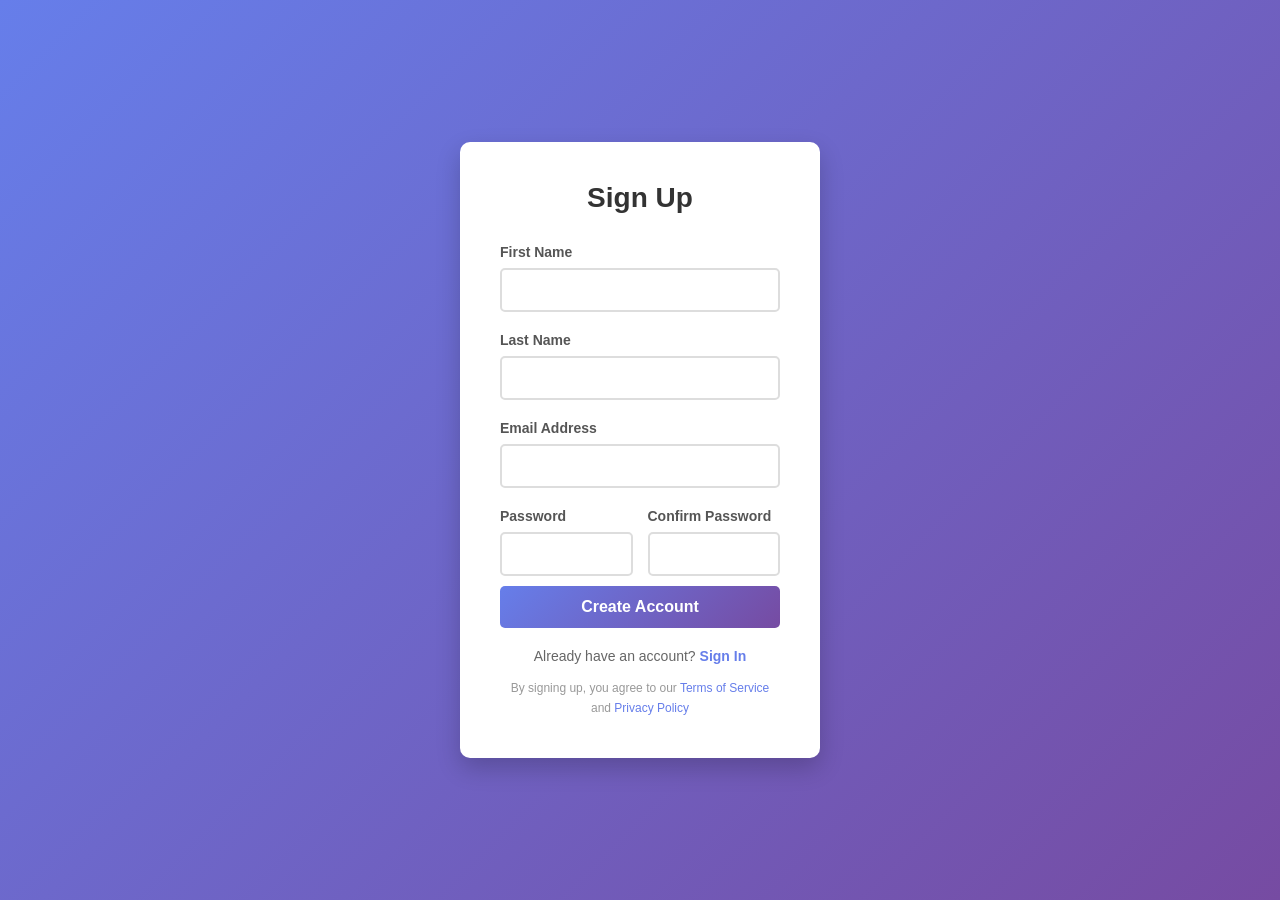
<file: index.html>
<!DOCTYPE html>
<html lang="en">

<head>
     <meta charset="UTF-8">
     <meta name="viewport" content="width=device-width, initial-scale=1.0">
     <title>Sign Up</title>
     <style>
          * {
               margin: 0;
               padding: 0;
               box-sizing: border-box;
          }

          body {
               font-family: 'Segoe UI', Tahoma, Geneva, Verdana, sans-serif;
               background: linear-gradient(135deg, #667eea 0%, #764ba2 100%);
               min-height: 100vh;
               display: flex;
               justify-content: center;
               align-items: center;
          }
          .container {
               width: 100%;
               max-width: 400px;
               padding: 20px;
          }

          .signup-box {
               background: white;
               padding: 40px;
               border-radius: 10px;
               box-shadow: 0 10px 25px rgba(0, 0, 0, 0.2);
          }

          .signup-box h1 {
               text-align: center;
               margin-bottom: 30px;
               color: #333;
               font-size: 28px;
          }

          .form-group {
               margin-bottom: 20px;
          }

          .form-group label {
               display: block;
               margin-bottom: 8px;
               color: #555;
               font-weight: 600;
               font-size: 14px;
          }

          .form-group input {
               width: 100%;
               padding: 12px;
               border: 2px solid #ddd;
               border-radius: 5px;
               font-size: 14px;
               transition: border-color 0.3s;
          }

          .form-group input:focus {
               outline: none;
               border-color: #667eea;
               box-shadow: 0 0 5px rgba(102, 126, 234, 0.3);
          }

          .password-group {
               display: flex;
               gap: 15px;
          }

          .password-group .form-group {
               flex: 1;
               margin-bottom: 0;
          }

          .submit-btn {
               width: 100%;
               padding: 12px;
               background: linear-gradient(135deg, #667eea 0%, #764ba2 100%);
               color: white;
               border: none;
               border-radius: 5px;
               font-size: 16px;
               font-weight: bold;
               cursor: pointer;
               transition: transform 0.2s, box-shadow 0.2s;
               margin-top: 10px;
          }

          .submit-btn:hover {
               transform: translateY(-2px);
               box-shadow: 0 5px 15px rgba(102, 126, 234, 0.4);
          }

          .submit-btn:active {
               transform: translateY(0);
          }

          .login-link {
               text-align: center;
               margin-top: 20px;
               color: #666;
               font-size: 14px;
          }

          .login-link a {
               color: #667eea;
               text-decoration: none;
               font-weight: bold;
               transition: color 0.3s;
          }

          .login-link a:hover {
               color: #764ba2;
          }

          .terms {
               font-size: 12px;
               color: #999;
               text-align: center;
               margin-top: 15px;
               line-height: 1.6;
          }

          .terms a {
               color: #667eea;
               text-decoration: none;
          }

          @media (max-width: 480px) {
               .signup-box {
                    padding: 30px 20px;
               }

               .password-group {
                    flex-direction: column;
                    gap: 0;
               }

               .password-group .form-group {
                    margin-bottom: 20px;
               }
          }
     </style>
</head>

<body>
     <div class="container">
          <div class="signup-box">
               <h1>Sign Up</h1>
               <form id="signupForm">
                    <div class="form-group">
                         <label for="firstName">First Name</label>
                         <input type="text" id="firstName" name="firstName" required>
                    </div>

                    <div class="form-group">
                         <label for="lastName">Last Name</label>
                         <input type="text" id="lastName" name="lastName" required>
                    </div>

                    <div class="form-group">
                         <label for="email">Email Address</label>
                         <input type="email" id="email" name="email" required>
                    </div>

                    <div class="password-group">
                         <div class="form-group">
                              <label for="password">Password</label>
                              <input type="password" id="password" name="password" required>
                         </div>

                         <div class="form-group">
                              <label for="confirmPassword">Confirm Password</label>
                              <input type="password" id="confirmPassword" name="confirmPassword" required>
                         </div>
                    </div>

                    <button type="submit" class="submit-btn">Create Account</button>

                    <p class="login-link">
                         Already have an account? <a href="#login">Sign In</a>
                    </p>

                    <p class="terms">
                         By signing up, you agree to our <a href="#">Terms of Service</a> and <a href="#">Privacy
                              Policy</a>
                    </p>
               </form>
          </div>
     </div>

     <script>
          document.getElementById('signupForm').addEventListener('submit', function (e) {
               e.preventDefault();

               const password = document.getElementById('password').value;
               const confirmPassword = document.getElementById('confirmPassword').value;

               if (password !== confirmPassword) {
                    alert('Passwords do not match!');
                    return;
               }

               alert('Account created successfully!');
               // Here you can add code to send data to your server
          });
     </script>
</body>

</html>
</file>
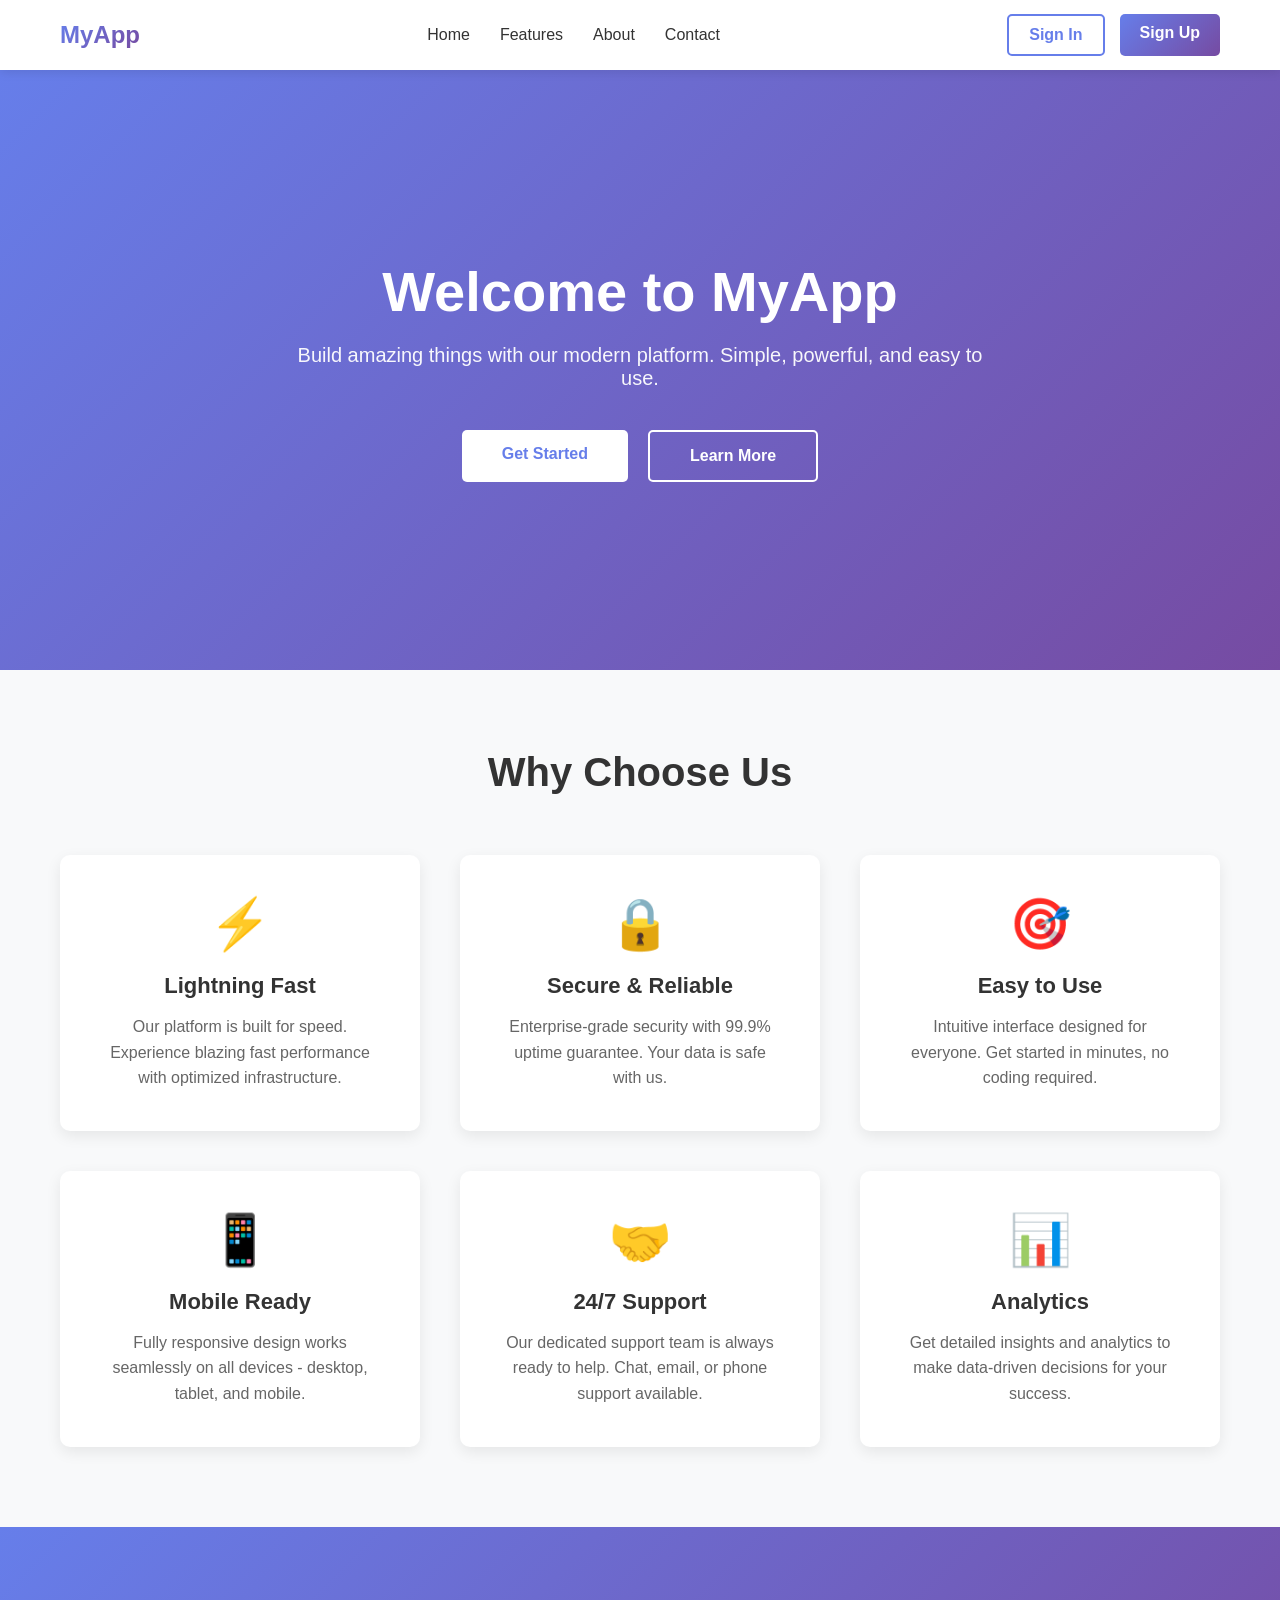
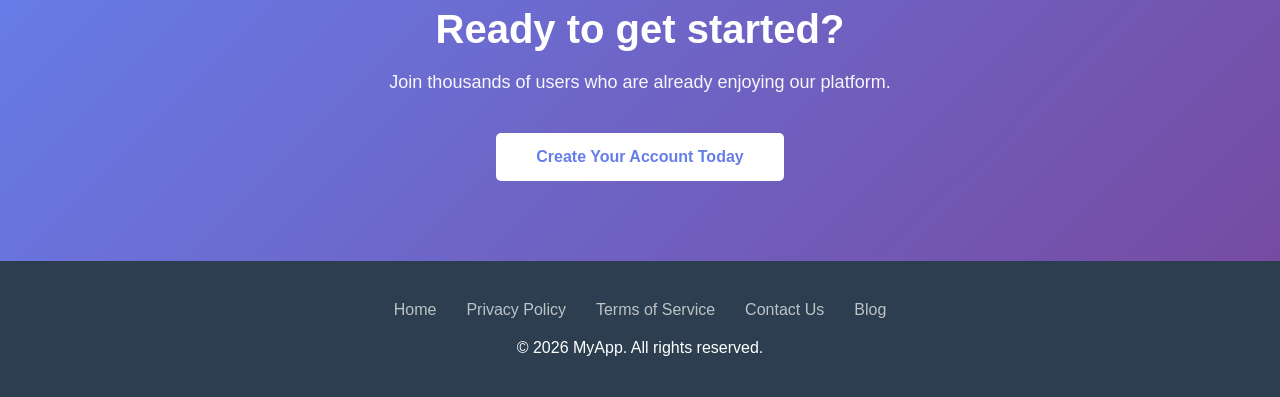
<file: home.html>
<!DOCTYPE html>
<html lang="en">
<head>
    <meta charset="UTF-8">
    <meta name="viewport" content="width=device-width, initial-scale=1.0">
    <title>Welcome - Modern Website</title>
    <style>
        * {
            margin: 0;
            padding: 0;
            box-sizing: border-box;
        }

        body {
            font-family: 'Segoe UI', Tahoma, Geneva, Verdana, sans-serif;
            background: #f8f9fa;
            color: #333;
        }

        /* Navigation */
        nav {
            background: white;
            box-shadow: 0 2px 10px rgba(0, 0, 0, 0.1);
            position: sticky;
            top: 0;
            z-index: 100;
        }

        .navbar {
            max-width: 1200px;
            margin: 0 auto;
            padding: 0 20px;
            display: flex;
            justify-content: space-between;
            align-items: center;
            height: 70px;
        }

        .logo {
            font-size: 24px;
            font-weight: 700;
            background: linear-gradient(135deg, #667eea 0%, #764ba2 100%);
            -webkit-background-clip: text;
            -webkit-text-fill-color: transparent;
            background-clip: text;
        }

        .nav-links {
            display: flex;
            list-style: none;
            gap: 30px;
        }

        .nav-links a {
            text-decoration: none;
            color: #333;
            font-weight: 500;
            transition: color 0.3s ease;
        }

        .nav-links a:hover {
            color: #667eea;
        }

        .auth-buttons {
            display: flex;
            gap: 15px;
        }

        .btn-signin {
            padding: 10px 20px;
            background: white;
            border: 2px solid #667eea;
            color: #667eea;
            border-radius: 5px;
            cursor: pointer;
            font-weight: 600;
            transition: all 0.3s ease;
            text-decoration: none;
        }

        .btn-signin:hover {
            background: #667eea;
            color: white;
        }

        .btn-signup {
            padding: 10px 20px;
            background: linear-gradient(135deg, #667eea 0%, #764ba2 100%);
            color: white;
            border: none;
            border-radius: 5px;
            cursor: pointer;
            font-weight: 600;
            transition: all 0.3s ease;
            text-decoration: none;
        }

        .btn-signup:hover {
            transform: translateY(-2px);
            box-shadow: 0 5px 15px rgba(102, 126, 234, 0.3);
        }

        /* Hero Section */
        .hero {
            background: linear-gradient(135deg, #667eea 0%, #764ba2 100%);
            color: white;
            padding: 100px 20px;
            text-align: center;
            min-height: 600px;
            display: flex;
            align-items: center;
            justify-content: center;
        }

        .hero-content {
            max-width: 700px;
        }

        .hero h1 {
            font-size: 56px;
            margin-bottom: 20px;
            font-weight: 800;
        }

        .hero p {
            font-size: 20px;
            margin-bottom: 40px;
            opacity: 0.95;
        }

        .hero-buttons {
            display: flex;
            gap: 20px;
            justify-content: center;
            flex-wrap: wrap;
        }

        .btn-primary {
            padding: 15px 40px;
            background: white;
            color: #667eea;
            border: none;
            border-radius: 5px;
            font-size: 16px;
            font-weight: 700;
            cursor: pointer;
            transition: all 0.3s ease;
            text-decoration: none;
            display: inline-block;
        }

        .btn-primary:hover {
            transform: translateY(-3px);
            box-shadow: 0 10px 20px rgba(0, 0, 0, 0.2);
        }

        .btn-secondary {
            padding: 15px 40px;
            background: transparent;
            color: white;
            border: 2px solid white;
            border-radius: 5px;
            font-size: 16px;
            font-weight: 700;
            cursor: pointer;
            transition: all 0.3s ease;
            text-decoration: none;
            display: inline-block;
        }

        .btn-secondary:hover {
            background: white;
            color: #667eea;
        }

        /* Features Section */
        .features {
            max-width: 1200px;
            margin: 0 auto;
            padding: 80px 20px;
        }

        .section-title {
            text-align: center;
            font-size: 40px;
            margin-bottom: 60px;
            color: #333;
        }

        .features-grid {
            display: grid;
            grid-template-columns: repeat(auto-fit, minmax(300px, 1fr));
            gap: 40px;
        }

        .feature-card {
            background: white;
            padding: 40px;
            border-radius: 10px;
            box-shadow: 0 5px 15px rgba(0, 0, 0, 0.08);
            text-align: center;
            transition: all 0.3s ease;
        }

        .feature-card:hover {
            transform: translateY(-10px);
            box-shadow: 0 15px 30px rgba(0, 0, 0, 0.15);
        }

        .feature-icon {
            font-size: 50px;
            margin-bottom: 20px;
        }

        .feature-card h3 {
            font-size: 22px;
            margin-bottom: 15px;
            color: #333;
        }

        .feature-card p {
            color: #666;
            line-height: 1.6;
        }

        /* CTA Section */
        .cta {
            background: linear-gradient(135deg, #667eea 0%, #764ba2 100%);
            color: white;
            padding: 80px 20px;
            text-align: center;
        }

        .cta h2 {
            font-size: 40px;
            margin-bottom: 20px;
        }

        .cta p {
            font-size: 18px;
            margin-bottom: 40px;
            opacity: 0.95;
        }

        /* Footer */
        footer {
            background: #2c3e50;
            color: white;
            padding: 40px 20px;
            text-align: center;
        }

        .footer-content {
            max-width: 1200px;
            margin: 0 auto;
        }

        .footer-links {
            display: flex;
            justify-content: center;
            gap: 30px;
            margin-bottom: 20px;
            flex-wrap: wrap;
        }

        .footer-links a {
            color: #bdc3c7;
            text-decoration: none;
            transition: color 0.3s ease;
        }

        .footer-links a:hover {
            color: white;
        }

        /* Responsive */
        @media (max-width: 768px) {
            .hero h1 {
                font-size: 36px;
            }

            .hero p {
                font-size: 16px;
            }

            .nav-links {
                gap: 15px;
            }

            .section-title {
                font-size: 32px;
            }

            .cta h2 {
                font-size: 28px;
            }
        }

        @media (max-width: 600px) {
            .navbar {
                height: auto;
                padding: 15px 20px;
                flex-wrap: wrap;
            }

            .nav-links {
                display: none;
            }

            .hero {
                padding: 60px 20px;
                min-height: 400px;
            }

            .hero h1 {
                font-size: 28px;
            }

            .hero-buttons {
                flex-direction: column;
                align-items: center;
            }

            .btn-primary, .btn-secondary {
                width: 100%;
            }
        }
    </style>
</head>
<body>
    <!-- Navigation -->
    <nav>
        <div class="navbar">
            <div class="logo">MyApp</div>
            <ul class="nav-links">
                <li><a href="#home">Home</a></li>
                <li><a href="#features">Features</a></li>
                <li><a href="#about">About</a></li>
                <li><a href="#contact">Contact</a></li>
            </ul>
            <div class="auth-buttons">
                <a href="sign-in.html" class="btn-signin">Sign In</a>
                <a href="sign-up.html" class="btn-signup">Sign Up</a>
            </div>
        </div>
    </nav>

    <!-- Hero Section -->
    <section class="hero" id="home">
        <div class="hero-content">
            <h1>Welcome to MyApp</h1>
            <p>Build amazing things with our modern platform. Simple, powerful, and easy to use.</p>
            <div class="hero-buttons">
                <a href="sign-up.html" class="btn-primary">Get Started</a>
                <a href="#features" class="btn-secondary">Learn More</a>
            </div>
        </div>
    </section>

    <!-- Features Section -->
    <section class="features" id="features">
        <h2 class="section-title">Why Choose Us</h2>
        <div class="features-grid">
            <div class="feature-card">
                <div class="feature-icon">⚡</div>
                <h3>Lightning Fast</h3>
                <p>Our platform is built for speed. Experience blazing fast performance with optimized infrastructure.</p>
            </div>
            <div class="feature-card">
                <div class="feature-icon">🔒</div>
                <h3>Secure & Reliable</h3>
                <p>Enterprise-grade security with 99.9% uptime guarantee. Your data is safe with us.</p>
            </div>
            <div class="feature-card">
                <div class="feature-icon">🎯</div>
                <h3>Easy to Use</h3>
                <p>Intuitive interface designed for everyone. Get started in minutes, no coding required.</p>
            </div>
            <div class="feature-card">
                <div class="feature-icon">📱</div>
                <h3>Mobile Ready</h3>
                <p>Fully responsive design works seamlessly on all devices - desktop, tablet, and mobile.</p>
            </div>
            <div class="feature-card">
                <div class="feature-icon">🤝</div>
                <h3>24/7 Support</h3>
                <p>Our dedicated support team is always ready to help. Chat, email, or phone support available.</p>
            </div>
            <div class="feature-card">
                <div class="feature-icon">📊</div>
                <h3>Analytics</h3>
                <p>Get detailed insights and analytics to make data-driven decisions for your success.</p>
            </div>
        </div>
    </section>

    <!-- CTA Section -->
    <section class="cta">
        <h2>Ready to get started?</h2>
        <p>Join thousands of users who are already enjoying our platform.</p>
        <a href="sign-up.html" class="btn-primary">Create Your Account Today</a>
    </section>

    <!-- Footer -->
    <footer>
        <div class="footer-content">
            <div class="footer-links">
                <a href="#home">Home</a>
                <a href="#">Privacy Policy</a>
                <a href="#">Terms of Service</a>
                <a href="#">Contact Us</a>
                <a href="#">Blog</a>
            </div>
            <p>&copy; 2026 MyApp. All rights reserved.</p>
        </div>
    </footer>
</body>
</html>
</file>
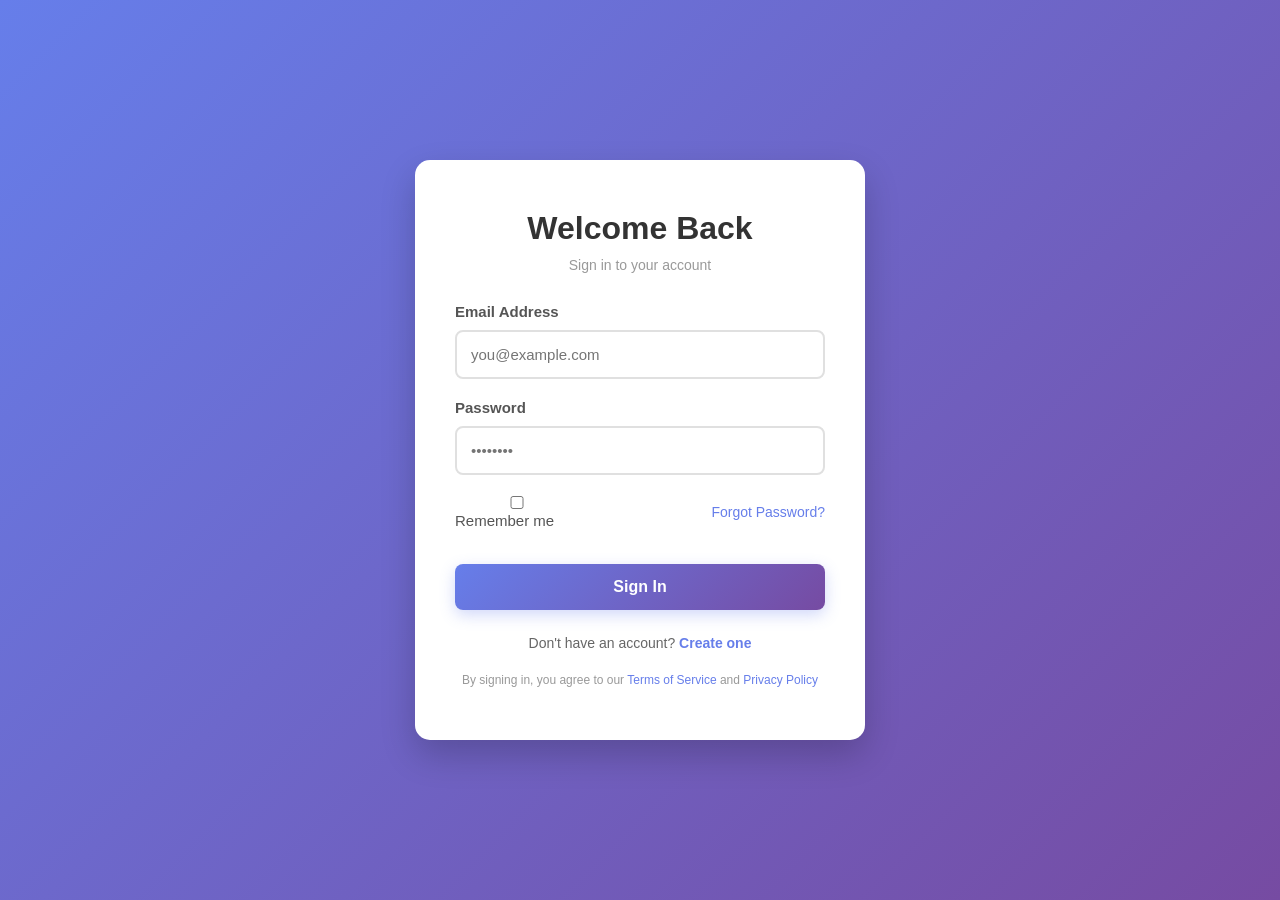
<file: sign-in.html>
<!DOCTYPE html>
<html lang="en">
<head>
    <meta charset="UTF-8">
    <meta name="viewport" content="width=device-width, initial-scale=1.0">
    <title>Sign In</title>
    <link rel="stylesheet" href="style.css">
</head>
<body>
    <div class="container">
        <div class="form-container">
            <h1>Welcome Back</h1>
            <p class="subtitle">Sign in to your account</p>

            <form id="signinForm">
                <div class="form-group">
                    <label for="email">Email Address</label>
                    <input type="email" id="email" name="email" placeholder="you@example.com" required>
                    <div class="error-message"></div>
                </div>

                <div class="form-group">
                    <label for="password">Password</label>
                    <input type="password" id="password" name="password" placeholder="••••••••" required>
                    <div class="error-message"></div>
                </div>

                <div class="form-group" style="display: flex; align-items: center; justify-content: space-between; margin-bottom: 20px;">
                    <label style="margin-bottom: 0; font-weight: normal;">
                        <input type="checkbox" id="rememberMe" name="rememberMe" style="margin-right: 8px; cursor: pointer;">
                        Remember me
                    </label>
                    <a href="#" style="color: #667eea; text-decoration: none; font-size: 14px;">Forgot Password?</a>
                </div>

                <button type="submit" class="submit-btn">Sign In</button>

                <p class="form-footer">
                    Don't have an account? <a href="sign-up.html">Create one</a>
                </p>

                <p class="terms">
                    By signing in, you agree to our <a href="#">Terms of Service</a> and <a href="#">Privacy Policy</a>
                </p>
            </form>
        </div>
    </div>

    <script>
        const signinForm = document.getElementById('signinForm');
        const emailInput = document.getElementById('email');
        const passwordInput = document.getElementById('password');
        const rememberMeCheckbox = document.getElementById('rememberMe');

        [emailInput, passwordInput].forEach(input => {
            input.addEventListener('focus', function () {
                const errorMsg = this.parentElement.querySelector('.error-message');
                errorMsg.style.display = 'none';
            });
        });

        function isValidEmail(email) {
            const emailRegex = /^[^\s@]+@[^\s@]+\.[^\s@]+$/;
            return emailRegex.test(email);
        }

        window.addEventListener('load', function () {
            const rememberedEmail = localStorage.getItem('rememberedEmail');
            if (rememberedEmail) {
                emailInput.value = rememberedEmail;
                rememberMeCheckbox.checked = true;
            }
        });

        signinForm.addEventListener('submit', function (e) {
            e.preventDefault();

            const email = emailInput.value.trim();
            const password = passwordInput.value;

            let isValid = true;

            document.querySelectorAll('.error-message').forEach(msg => {
                msg.style.display = 'none';
            });

            if (!email) {
                showError(emailInput, 'Email is required');
                isValid = false;
            } else if (!isValidEmail(email)) {
                showError(emailInput, 'Please enter a valid email');
                isValid = false;
            }

            if (!password) {
                showError(passwordInput, 'Password is required');
                isValid = false;
            }

            const storedUser = localStorage.getItem('user');
            if (isValid) {
                if (storedUser) {
                    const user = JSON.parse(storedUser);
                    if (user.email !== email) {
                        showError(emailInput, 'Email not found');
                        isValid = false;
                    }
                } else {
                    showError(emailInput, 'No user found with this email. Please sign up first.');
                    isValid = false;
                }
            }

            if (isValid) {
                if (rememberMeCheckbox.checked) {
                    localStorage.setItem('rememberedEmail', email);
                } else {
                    localStorage.removeItem('rememberedEmail');
                }

                const user = JSON.parse(localStorage.getItem('user'));
                alert(`Welcome back, ${user.firstName}!`);

                setTimeout(() => {
                    window.location.href = 'dashboard.html';
                }, 1000);
            }
        });

        function showError(input, message) {
            const errorMsg = input.parentElement.querySelector('.error-message');
            errorMsg.textContent = message;
            errorMsg.style.display = 'block';
            input.style.borderColor = '#e74c3c';
            input.style.backgroundColor = '#ffe6e6';
        }
    </script>
</body>
</html>
</file>
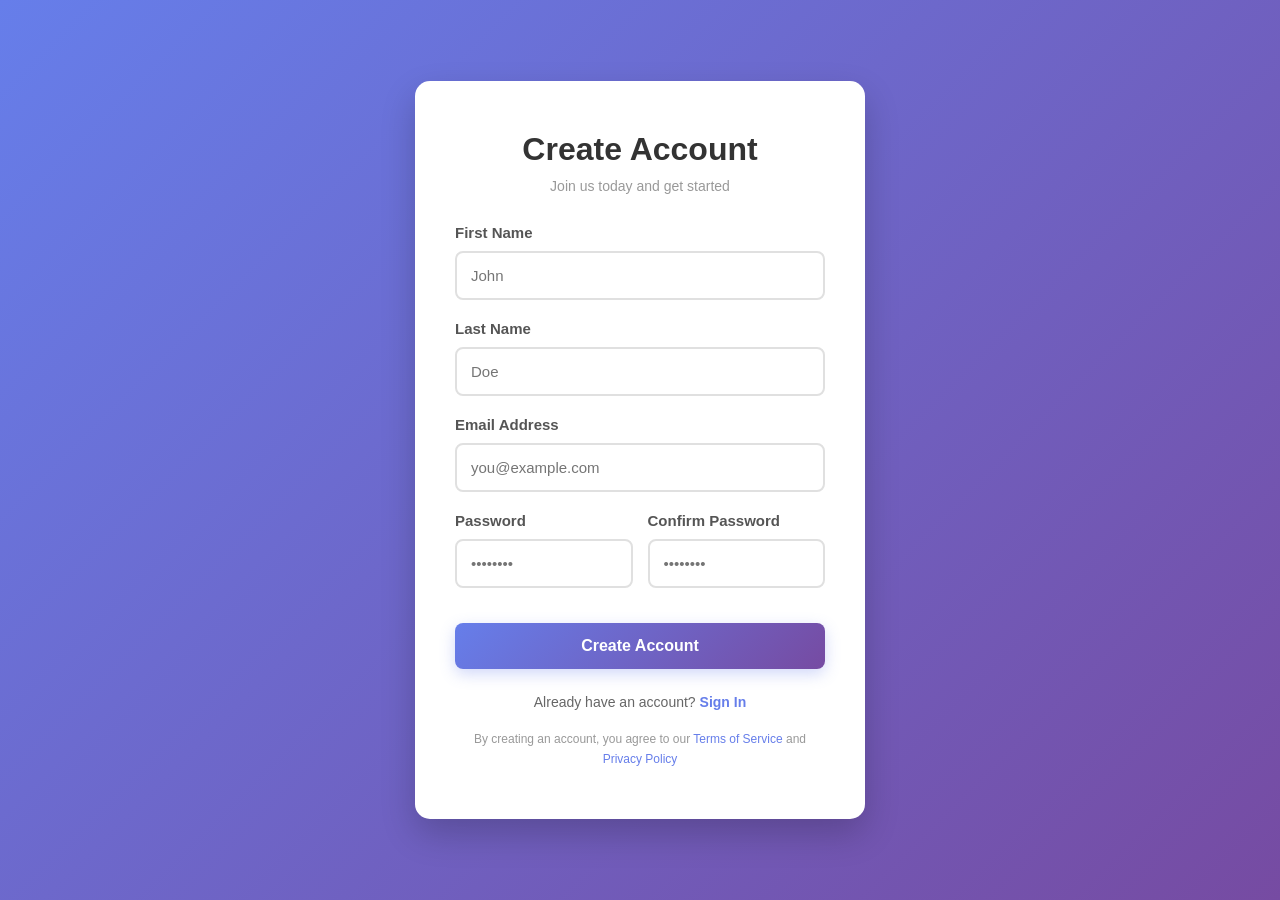
<file: sign-up.html>
<!DOCTYPE html>
<html lang="en">
<head>
    <meta charset="UTF-8">
    <meta name="viewport" content="width=device-width, initial-scale=1.0">
    <title>Sign Up</title>
    <link rel="stylesheet" href="style.css">
</head>
<body>
    <div class="container">
        <div class="form-container">
            <h1>Create Account</h1>
            <p class="subtitle">Join us today and get started</p>

            <form id="signupForm">
                <div class="form-group">
                    <label for="firstName">First Name</label>
                    <input type="text" id="firstName" name="firstName" placeholder="John" required>
                    <div class="error-message"></div>
                </div>

                <div class="form-group">
                    <label for="lastName">Last Name</label>
                    <input type="text" id="lastName" name="lastName" placeholder="Doe" required>
                    <div class="error-message"></div>
                </div>

                <div class="form-group">
                    <label for="email">Email Address</label>
                    <input type="email" id="email" name="email" placeholder="you@example.com" required>
                    <div class="error-message"></div>
                </div>

                <div class="password-row">
                    <div class="form-group">
                        <label for="password">Password</label>
                        <input type="password" id="password" name="password" placeholder="••••••••" required>
                        <div class="error-message"></div>
                    </div>

                    <div class="form-group">
                        <label for="confirmPassword">Confirm Password</label>
                        <input type="password" id="confirmPassword" name="confirmPassword" placeholder="••••••••" required>
                        <div class="error-message"></div>
                    </div>
                </div>

                <button type="submit" class="submit-btn">Create Account</button>

                <p class="form-footer">
                    Already have an account? <a href="sign-in.html">Sign In</a>
                </p>

                <p class="terms">
                    By creating an account, you agree to our <a href="#">Terms of Service</a> and <a href="#">Privacy Policy</a>
                </p>
            </form>
        </div>
    </div>

    <script>
        const signupForm = document.getElementById('signupForm');
        const inputs = signupForm.querySelectorAll('input');

        inputs.forEach(input => {
            input.addEventListener('focus', function () {
                const errorMsg = this.parentElement.querySelector('.error-message');
                errorMsg.style.display = 'none';
            });
        });

        function isValidEmail(email) {
            const emailRegex = /^[^\s@]+@[^\s@]+\.[^\s@]+$/;
            return emailRegex.test(email);
        }

        function isValidPassword(password) {
            return password.length >= 8;
        }

        signupForm.addEventListener('submit', function (e) {
            e.preventDefault();

            const firstName = document.getElementById('firstName').value.trim();
            const lastName = document.getElementById('lastName').value.trim();
            const email = document.getElementById('email').value.trim();
            const password = document.getElementById('password').value;
            const confirmPassword = document.getElementById('confirmPassword').value;

            let isValid = true;

            document.querySelectorAll('.error-message').forEach(msg => {
                msg.style.display = 'none';
            });

            if (!firstName) {
                showError(document.getElementById('firstName'), 'First name is required');
                isValid = false;
            }

            if (!lastName) {
                showError(document.getElementById('lastName'), 'Last name is required');
                isValid = false;
            }

            if (!email) {
                showError(document.getElementById('email'), 'Email is required');
                isValid = false;
            } else if (!isValidEmail(email)) {
                showError(document.getElementById('email'), 'Please enter a valid email');
                isValid = false;
            }

            if (!password) {
                showError(document.getElementById('password'), 'Password is required');
                isValid = false;
            } else if (!isValidPassword(password)) {
                showError(document.getElementById('password'), 'Password must be at least 8 characters');
                isValid = false;
            }

            if (password !== confirmPassword) {
                showError(document.getElementById('confirmPassword'), 'Passwords do not match');
                isValid = false;
            }

            if (isValid) {
                alert(`Welcome ${firstName}! Your account has been created successfully.`);
                
                localStorage.setItem('user', JSON.stringify({
                    firstName: firstName,
                    lastName: lastName,
                    email: email
                }));

                signupForm.reset();

                setTimeout(() => {
                    window.location.href = 'sign-in.html';
                }, 1500);
            }
        });

        function showError(input, message) {
            const errorMsg = input.parentElement.querySelector('.error-message');
            errorMsg.textContent = message;
            errorMsg.style.display = 'block';
            input.style.borderColor = '#e74c3c';
            input.style.backgroundColor = '#ffe6e6';
        }
    </script>
</body>
</html>
</file>
<file: style.css>
* {
    margin: 0;
    padding: 0;
    box-sizing: border-box;
}

body {
    font-family: 'Segoe UI', Tahoma, Geneva, Verdana, sans-serif;
    background: linear-gradient(135deg, #667eea 0%, #764ba2 100%);
    min-height: 100vh;
    display: flex;
    justify-content: center;
    align-items: center;
    padding: 20px;
}

.container {
    width: 100%;
    max-width: 450px;
}

.form-container {
    background: white;
    padding: 50px 40px;
    border-radius: 15px;
    box-shadow: 0 15px 35px rgba(0, 0, 0, 0.2);
}

.form-container h1 {
    text-align: center;
    color: #333;
    font-size: 32px;
    margin-bottom: 10px;
    font-weight: 700;
}

.form-container .subtitle {
    text-align: center;
    color: #999;
    font-size: 14px;
    margin-bottom: 30px;
}

.form-group {
    margin-bottom: 20px;
}

.form-group label {
    display: block;
    margin-bottom: 10px;
    color: #555;
    font-weight: 600;
    font-size: 15px;
}

.form-group input {
    width: 100%;
    padding: 14px;
    border: 2px solid #e0e0e0;
    border-radius: 8px;
    font-size: 15px;
    transition: all 0.3s ease;
    font-family: inherit;
}

.form-group input:focus {
    outline: none;
    border-color: #667eea;
    box-shadow: 0 0 10px rgba(102, 126, 234, 0.2);
    background-color: #f8f9ff;
}

.form-group input:hover {
    border-color: #667eea;
}

.password-row {
    display: grid;
    grid-template-columns: 1fr 1fr;
    gap: 15px;
}

.form-group.full {
    grid-column: 1 / -1;
}

.submit-btn {
    width: 100%;
    padding: 14px;
    background: linear-gradient(135deg, #667eea 0%, #764ba2 100%);
    color: white;
    border: none;
    border-radius: 8px;
    font-size: 16px;
    font-weight: 700;
    cursor: pointer;
    transition: all 0.3s ease;
    margin-top: 15px;
    box-shadow: 0 5px 15px rgba(102, 126, 234, 0.3);
}

.submit-btn:hover {
    transform: translateY(-3px);
    box-shadow: 0 8px 20px rgba(102, 126, 234, 0.4);
}

.submit-btn:active {
    transform: translateY(-1px);
}

.form-footer {
    text-align: center;
    margin-top: 25px;
    color: #666;
    font-size: 14px;
}

.form-footer a {
    color: #667eea;
    text-decoration: none;
    font-weight: 600;
    transition: color 0.3s ease;
}

.form-footer a:hover {
    color: #764ba2;
}

.terms {
    font-size: 12px;
    color: #999;
    text-align: center;
    margin-top: 20px;
    line-height: 1.6;
}

.terms a {
    color: #667eea;
    text-decoration: none;
}

.terms a:hover {
    text-decoration: underline;
    color: #764ba2;
}

.error-message {
    color: #e74c3c;
    font-size: 13px;
    margin-top: 5px;
    display: none;
}

@media (max-width: 600px) {
    .form-container {
        padding: 40px 25px;
    }

    .form-container h1 {
        font-size: 26px;
    }

    .password-row {
        grid-template-columns: 1fr;
        gap: 0;
    }

    .password-row .form-group {
        margin-bottom: 20px;
    }
}

@media (max-width: 400px) {
    .form-container {
        padding: 30px 20px;
    }

    .form-container h1 {
        font-size: 24px;
    }

    .form-group input {
        padding: 12px;
        font-size: 16px;
    }

    .submit-btn {
        padding: 12px;
        font-size: 15px;
    }
}
</file>
